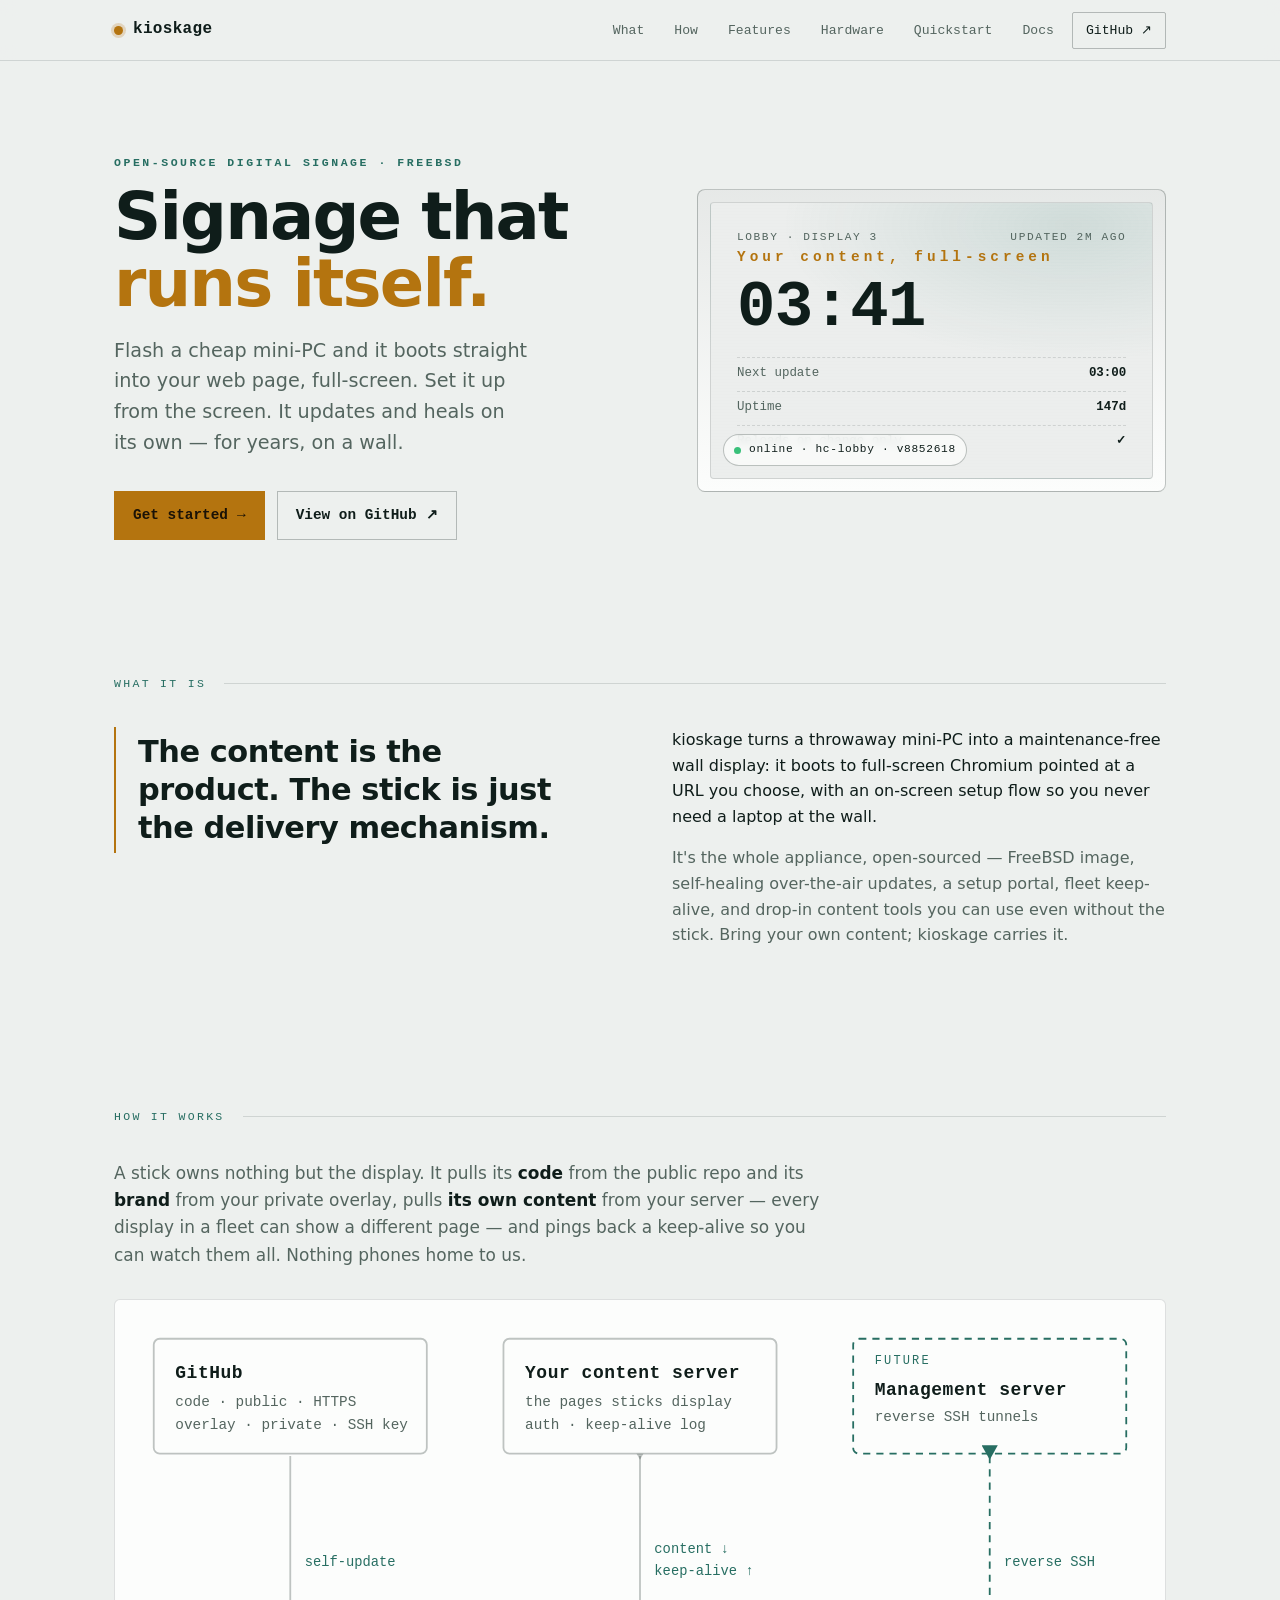
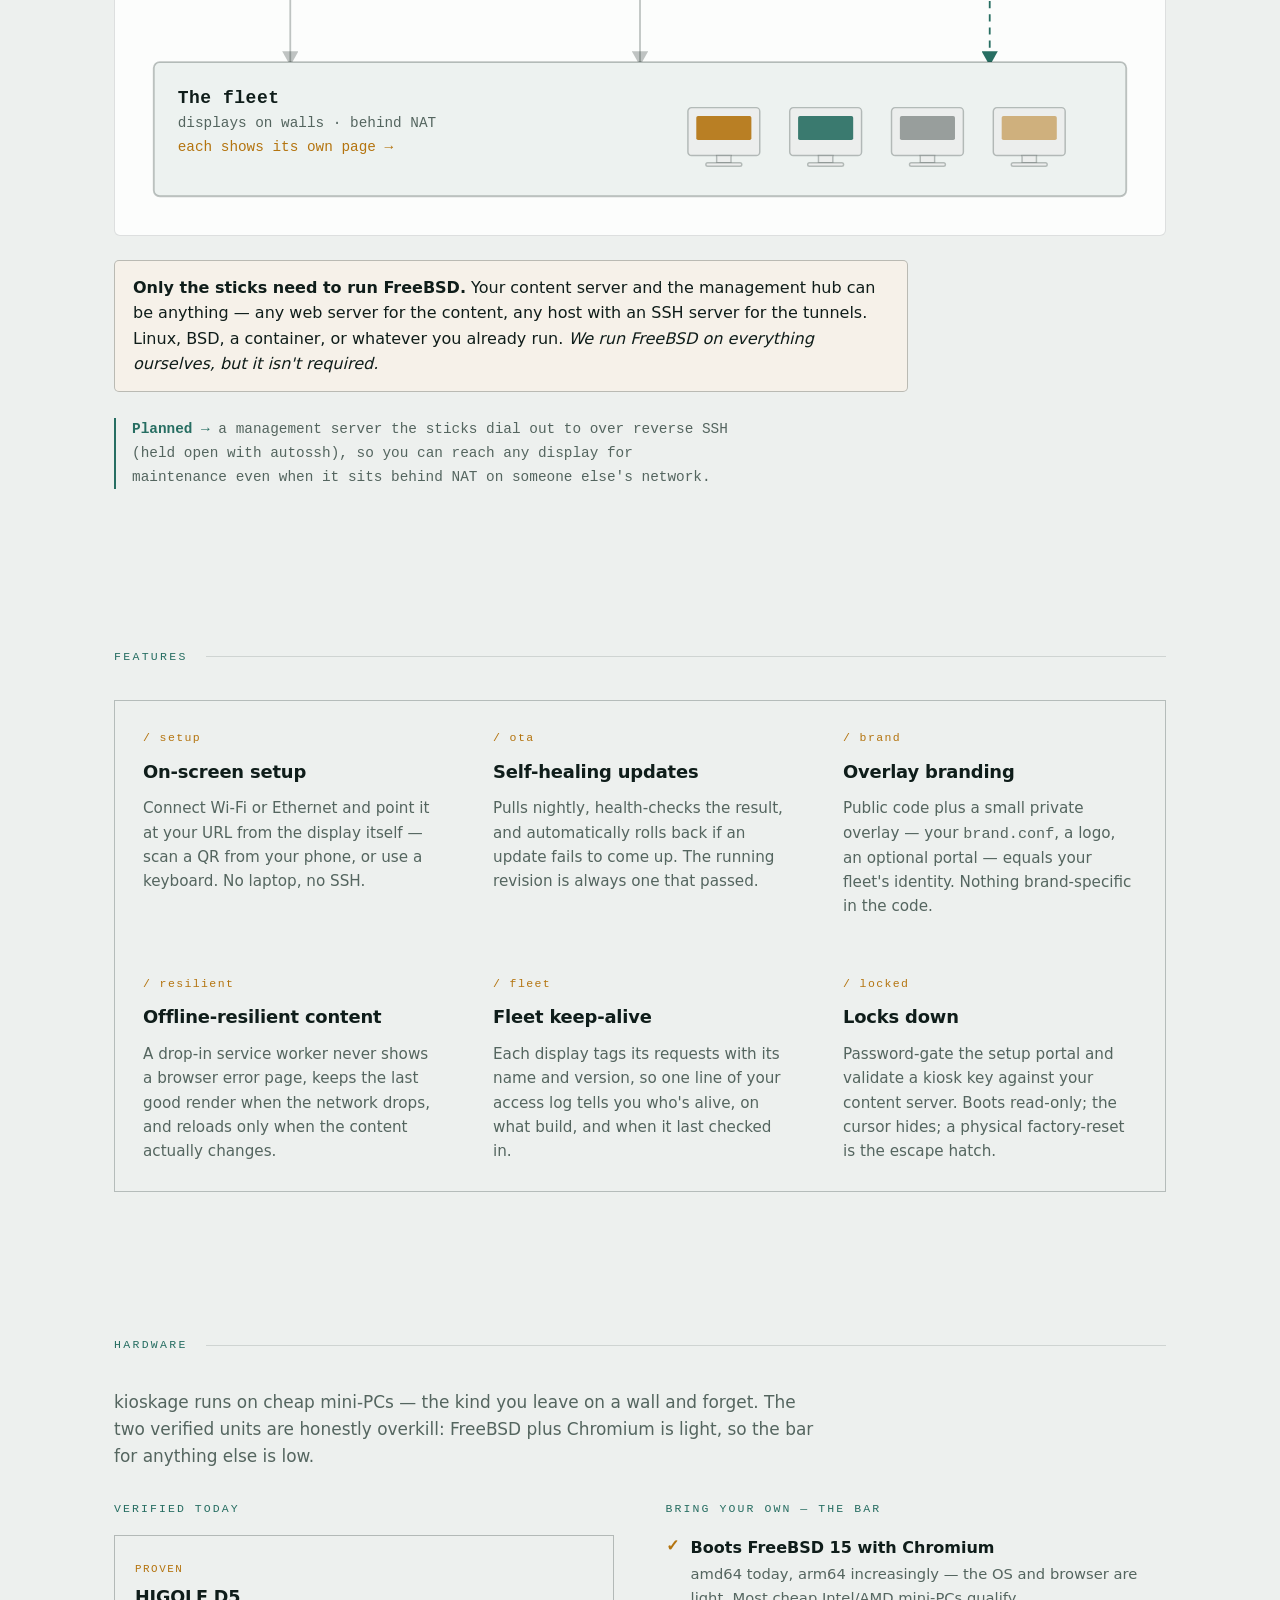
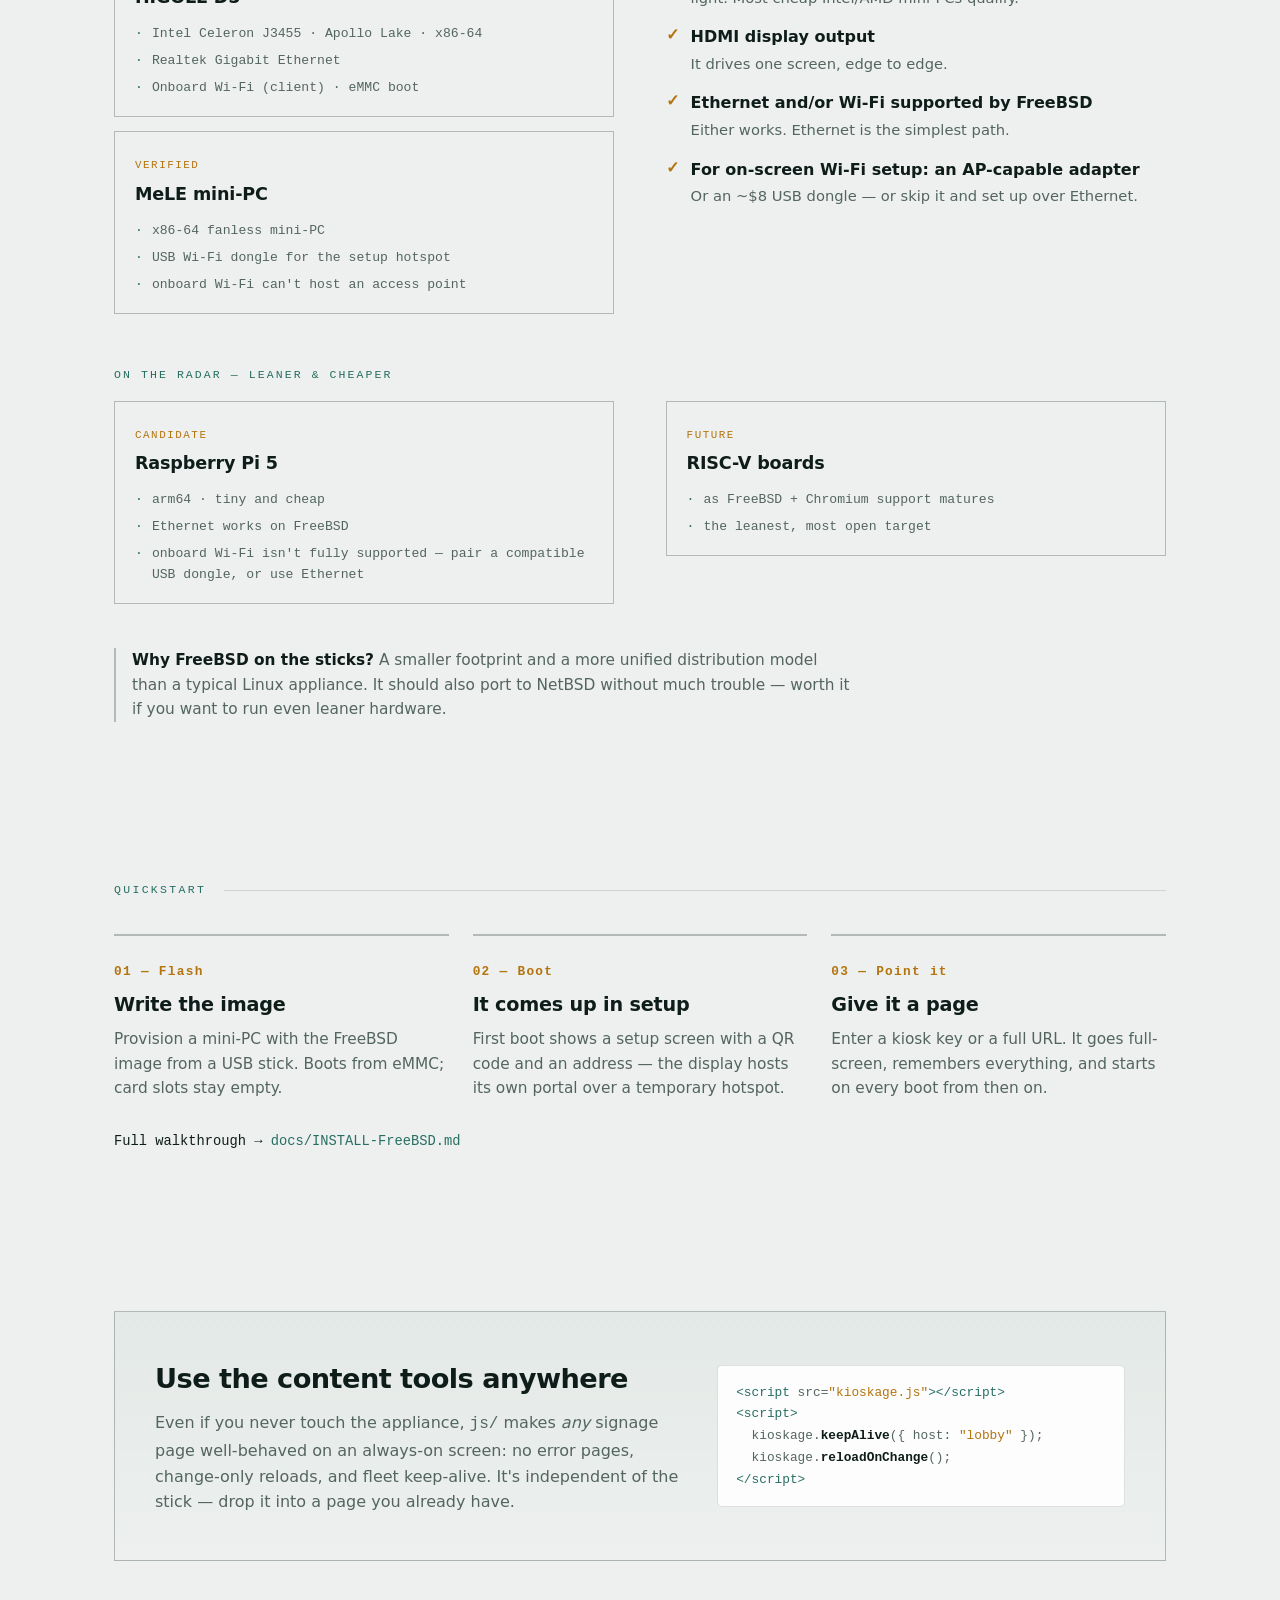
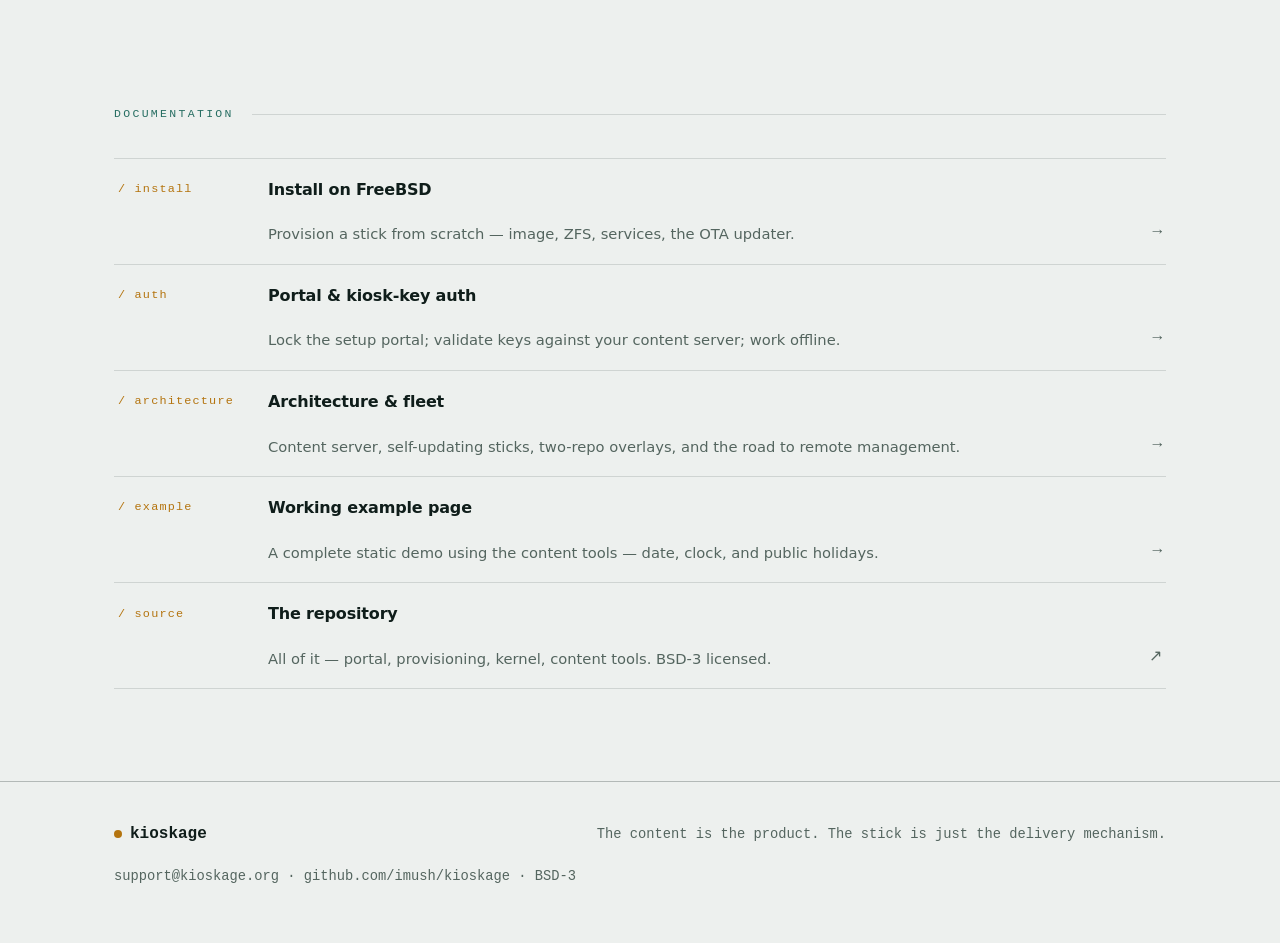
<file: docs/index.html>
<!doctype html>
<html lang="en">
<head>
<meta charset="utf-8">
<meta name="viewport" content="width=device-width, initial-scale=1">
<title>kioskage — signage that runs itself</title>
<meta name="description" content="Open-source, self-healing digital signage: flash a cheap mini-PC and it boots into your web page, full-screen, and keeps itself running. FreeBSD.">
<meta property="og:title" content="kioskage — signage that runs itself">
<meta property="og:description" content="Flash a cheap mini-PC and it becomes a self-healing wall display. Open source, FreeBSD.">
<meta name="theme-color" content="#0A100F">
<link rel="icon" href="data:image/svg+xml,<svg xmlns='http://www.w3.org/2000/svg' viewBox='0 0 100 100'><text y='.9em' font-size='84'>🖥️</text></svg>">
</head>
<body>
<style>
  :root{
    color-scheme: light dark;
    --ground:#EDF0EE; --panel:#FCFDFC; --fg:#0F1D1A; --muted:#54655F;
    --signal:#B4740F; --signal-ink:#1a1206; --phosphor:#276E62;
    --line: color-mix(in oklab, var(--fg) 13%, transparent);
    --line-strong: color-mix(in oklab, var(--fg) 26%, transparent);
    --panel-glow: none;
    --grid: color-mix(in oklab, var(--phosphor) 9%, transparent);
    --font-sans:-apple-system,BlinkMacSystemFont,"Segoe UI",Roboto,system-ui,sans-serif;
    --font-mono:ui-monospace,"SF Mono",SFMono-Regular,"Cascadia Code","Roboto Mono",Menlo,Consolas,monospace;
    --maxw:1140px;
  }
  @media (prefers-color-scheme: dark){
    :root{
      --ground:#0A100F; --panel:#0F1817; --fg:#E7EDEA; --muted:#7F938D;
      --signal:#E7A438; --signal-ink:#160f02; --phosphor:#55AB9B;
      --line: color-mix(in oklab, var(--fg) 14%, transparent);
      --line-strong: color-mix(in oklab, var(--fg) 30%, transparent);
      --panel-glow: 0 0 90px -20px color-mix(in oklab, var(--signal) 60%, transparent);
      --grid: color-mix(in oklab, var(--phosphor) 12%, transparent);
    }
  }
  :root[data-theme="light"]{
    --ground:#EDF0EE; --panel:#FCFDFC; --fg:#0F1D1A; --muted:#54655F;
    --signal:#B4740F; --signal-ink:#1a1206; --phosphor:#276E62;
    --line: color-mix(in oklab, var(--fg) 13%, transparent);
    --line-strong: color-mix(in oklab, var(--fg) 26%, transparent);
    --panel-glow:none; --grid: color-mix(in oklab, var(--phosphor) 9%, transparent);
  }
  :root[data-theme="dark"]{
    --ground:#0A100F; --panel:#0F1817; --fg:#E7EDEA; --muted:#7F938D;
    --signal:#E7A438; --signal-ink:#160f02; --phosphor:#55AB9B;
    --line: color-mix(in oklab, var(--fg) 14%, transparent);
    --line-strong: color-mix(in oklab, var(--fg) 30%, transparent);
    --panel-glow:0 0 90px -20px color-mix(in oklab, var(--signal) 60%, transparent);
    --grid: color-mix(in oklab, var(--phosphor) 12%, transparent);
  }

  *{box-sizing:border-box}
  body{margin:0}
  .page{
    background:var(--ground); color:var(--fg);
    font-family:var(--font-sans); font-size:16px; line-height:1.6;
    -webkit-font-smoothing:antialiased; text-rendering:optimizeLegibility;
    overflow-x:hidden;
  }
  .page::selection{background:var(--signal); color:var(--signal-ink)}
  a{color:inherit}
  .wrap{max-width:var(--maxw); margin-inline:auto; padding-inline:clamp(20px,5vw,44px)}
  .mono{font-family:var(--font-mono)}
  .eyebrow{
    font-family:var(--font-mono); font-size:.72rem; letter-spacing:.22em;
    text-transform:uppercase; color:var(--phosphor); font-weight:600;
  }

  /* ---- top bar ---- */
  header.bar{
    position:sticky; top:0; z-index:20;
    background:color-mix(in oklab, var(--ground) 82%, transparent);
    backdrop-filter:saturate(140%) blur(8px);
    border-bottom:1px solid var(--line);
  }
  .bar .wrap{display:flex; align-items:center; gap:24px; height:60px}
  .brand{display:flex; align-items:center; gap:10px; font-family:var(--font-mono); font-weight:700; letter-spacing:.02em; text-decoration:none}
  .brand .dot{width:9px; height:9px; border-radius:50%; background:var(--signal); box-shadow:0 0 0 3px color-mix(in oklab,var(--signal) 22%,transparent)}
  nav.top{margin-left:auto; display:flex; gap:6px; align-items:center; font-family:var(--font-mono); font-size:.82rem}
  nav.top a{padding:8px 12px; text-decoration:none; color:var(--muted); border-radius:2px}
  nav.top a:hover{color:var(--fg)}
  nav.top a.gh{color:var(--fg); border:1px solid var(--line-strong); padding:7px 13px}
  nav.top a.gh:hover{border-color:var(--signal); color:var(--signal)}
  @media (max-width:720px){ nav.top a:not(.gh){display:none} }

  /* ---- hero ---- */
  .hero{padding-block:clamp(48px,9vh,104px) clamp(40px,7vh,80px); position:relative}
  .hero .grid2{display:grid; grid-template-columns:1.05fr .95fr; gap:clamp(32px,5vw,72px); align-items:center}
  @media (max-width:880px){ .hero .grid2{grid-template-columns:1fr; gap:44px} }
  h1{
    font-size:clamp(2.4rem,5.6vw,4.1rem); line-height:1.02; letter-spacing:-.028em;
    font-weight:800; margin:.5rem 0 0; text-wrap:balance;
  }
  h1 em{font-style:normal; color:var(--signal)}
  .lede{font-size:clamp(1.05rem,1.6vw,1.2rem); color:var(--muted); max-width:34ch; margin-top:1.15rem; text-wrap:pretty}
  .cta-row{display:flex; flex-wrap:wrap; gap:12px; margin-top:2rem}
  .btn{font-family:var(--font-mono); font-size:.9rem; font-weight:600; text-decoration:none; padding:12px 18px; display:inline-flex; align-items:center; gap:9px; border:1px solid transparent}
  .btn .arw{transition:transform .18s ease}
  .btn:hover .arw{transform:translateX(4px)}
  .btn.primary{background:var(--signal); color:var(--signal-ink)}
  .btn.primary:hover{filter:brightness(1.06)}
  .btn.ghost{border-color:var(--line-strong); color:var(--fg)}
  .btn.ghost:hover{border-color:var(--phosphor); color:var(--phosphor)}

  /* ---- kiosk screen ---- */
  .screen-mount{perspective:1400px}
  .screen{
    position:relative; border-radius:8px; padding:12px; background:
      linear-gradient(180deg, color-mix(in oklab,var(--fg) 8%,var(--panel)), var(--panel));
    border:1px solid var(--line-strong);
    box-shadow:var(--panel-glow), 0 30px 60px -34px rgba(0,0,0,.6);
    animation:power .9s cubic-bezier(.2,.7,.2,1) both;
  }
  @keyframes power{
    0%{opacity:0; transform:translateY(10px) scale(.985); filter:brightness(.4) saturate(.6)}
    60%{filter:brightness(1.08)}
    100%{opacity:1; transform:none; filter:none}
  }
  .glass{
    position:relative; border-radius:4px; overflow:hidden; background:
      radial-gradient(120% 90% at 82% 8%, color-mix(in oklab,var(--phosphor) 14%,transparent), transparent 55%),
      color-mix(in oklab, var(--fg) 6%, var(--panel));
    border:1px solid var(--line);
    aspect-ratio:16/10; padding:clamp(16px,2.4vw,26px); display:flex; flex-direction:column;
  }
  .glass::after{ /* scanline / pixel texture */
    content:""; position:absolute; inset:0; pointer-events:none; opacity:.5;
    background:repeating-linear-gradient(0deg, transparent 0 2px, var(--grid) 2px 3px);
    mix-blend-mode:overlay;
  }
  .board-top{display:flex; justify-content:space-between; align-items:center; font-family:var(--font-mono); font-size:.7rem; letter-spacing:.14em; color:var(--muted); text-transform:uppercase}
  .board-clock{margin-top:auto; font-family:var(--font-mono); font-weight:700; font-variant-numeric:tabular-nums; letter-spacing:-.01em; line-height:1; font-size:clamp(2.6rem,7vw,4rem); color:var(--fg)}
  .board-clock small{display:block; font-size:.9rem; letter-spacing:.28em; font-weight:600; color:var(--signal); margin-bottom:.7rem}
  .board-rows{margin-top:1.1rem; display:grid; gap:7px; font-family:var(--font-mono); font-size:.78rem; color:var(--muted)}
  .board-rows div{display:flex; justify-content:space-between; border-top:1px dashed var(--line); padding-top:6px}
  .board-rows b{color:var(--fg); font-weight:600; font-variant-numeric:tabular-nums}

  .status-chip{
    position:absolute; left:12px; bottom:12px; z-index:3;
    display:inline-flex; align-items:center; gap:8px; font-family:var(--font-mono);
    font-size:.7rem; letter-spacing:.06em; color:var(--fg);
    background:color-mix(in oklab,var(--panel) 78%, transparent); backdrop-filter:blur(4px);
    border:1px solid var(--line-strong); padding:6px 10px; border-radius:100px;
  }
  .live{width:7px; height:7px; border-radius:50%; background:#39c07a; box-shadow:0 0 0 0 rgba(57,192,122,.5); animation:pulse 2.4s ease-out infinite}
  @keyframes pulse{0%{box-shadow:0 0 0 0 rgba(57,192,122,.5)}70%{box-shadow:0 0 0 7px rgba(57,192,122,0)}100%{box-shadow:0 0 0 0 rgba(57,192,122,0)}}

  /* ---- section scaffolding ---- */
  section{padding-block:clamp(48px,8vh,86px)}
  .rule{display:grid; grid-template-columns:auto 1fr; gap:18px; align-items:center; margin-bottom:34px}
  .rule .lbl{font-family:var(--font-mono); font-size:.72rem; letter-spacing:.2em; text-transform:uppercase; color:var(--phosphor)}
  .rule .ln{height:1px; background:var(--line)}

  .thesis{border-left:2px solid var(--signal); padding:6px 0 6px 22px; margin:0}
  .thesis p{font-size:clamp(1.3rem,2.6vw,1.9rem); font-weight:600; letter-spacing:-.015em; line-height:1.25; margin:0; text-wrap:balance; max-width:20ch}
  .thesis .sub{font-size:1.02rem; font-weight:400; color:var(--muted); margin-top:1rem; max-width:60ch; letter-spacing:0}
  .about-grid{display:grid; grid-template-columns:1fr 1fr; gap:clamp(28px,5vw,64px); align-items:start}
  @media (max-width:820px){ .about-grid{grid-template-columns:1fr; gap:32px} }

  /* ---- features ---- */
  .features{display:grid; grid-template-columns:repeat(3,1fr); gap:0; border:1px solid var(--line); background:var(--line)}
  @media (max-width:820px){ .features{grid-template-columns:1fr 1fr} }
  @media (max-width:520px){ .features{grid-template-columns:1fr} }
  .feat{background:var(--ground); padding:clamp(20px,2.4vw,28px); display:flex; flex-direction:column; gap:10px; min-height:172px}
  .feat .fnum{font-family:var(--font-mono); font-size:.72rem; color:var(--signal); letter-spacing:.12em}
  .feat h3{margin:0; font-size:1.12rem; letter-spacing:-.01em; font-weight:700}
  .feat p{margin:0; color:var(--muted); font-size:.95rem}
  .feat{transition:background .18s ease}
  .feat:hover{background:color-mix(in oklab,var(--phosphor) 6%,var(--ground))}

  /* ---- quickstart ---- */
  .steps{display:grid; grid-template-columns:repeat(3,1fr); gap:24px; counter-reset:s}
  @media (max-width:760px){ .steps{grid-template-columns:1fr} }
  .step{position:relative; padding-top:26px; border-top:2px solid var(--line-strong)}
  .step .n{font-family:var(--font-mono); font-size:.8rem; color:var(--signal); font-weight:700; letter-spacing:.1em}
  .step h3{margin:.5rem 0 .4rem; font-size:1.2rem; letter-spacing:-.01em}
  .step p{margin:0; color:var(--muted); font-size:.96rem}
  .step code{font-family:var(--font-mono); font-size:.82em; background:color-mix(in oklab,var(--fg) 8%,transparent); padding:1px 6px; border-radius:3px}
  .qs-foot{margin-top:30px; font-family:var(--font-mono); font-size:.86rem}
  .qs-foot a{color:var(--phosphor); text-decoration:none}
  .qs-foot a:hover{text-decoration:underline}

  /* ---- content-tools callout ---- */
  .callout{border:1px solid var(--line-strong); padding:clamp(24px,4vw,40px); display:grid; grid-template-columns:1.3fr 1fr; gap:32px; align-items:center; background:
    linear-gradient(180deg, color-mix(in oklab,var(--phosphor) 5%,var(--ground)), var(--ground));}
  @media (max-width:760px){ .callout{grid-template-columns:1fr; gap:22px} }
  .callout h3{margin:0 0 .6rem; font-size:clamp(1.3rem,2.4vw,1.7rem); letter-spacing:-.02em}
  .callout p{margin:0; color:var(--muted)}
  .snippet{font-family:var(--font-mono); font-size:.8rem; line-height:1.7; background:var(--panel); border:1px solid var(--line); border-radius:5px; padding:16px 18px; overflow-x:auto; color:var(--muted)}
  .snippet .k{color:var(--phosphor)} .snippet .s{color:var(--signal)} .snippet b{color:var(--fg); font-weight:600}

  /* ---- docs ---- */
  .docs-list{border-top:1px solid var(--line)}
  .doc{display:grid; grid-template-columns:auto 1fr auto; gap:18px; align-items:center; padding:18px 4px; border-bottom:1px solid var(--line); text-decoration:none; color:inherit}
  .doc .dk{font-family:var(--font-mono); font-size:.74rem; color:var(--signal); letter-spacing:.1em; width:132px; white-space:nowrap}
  .doc .dt{font-weight:600; letter-spacing:-.01em}
  .doc .dd{color:var(--muted); font-size:.92rem; grid-column:2; margin-top:2px}
  .doc .arw{color:var(--muted); font-family:var(--font-mono); transition:transform .18s ease, color .18s ease}
  .doc:hover{background:color-mix(in oklab,var(--phosphor) 5%,var(--ground))}
  .doc:hover .arw{transform:translateX(5px); color:var(--signal)}
  @media (max-width:560px){ .doc{grid-template-columns:auto 1fr auto} .doc .dd{grid-column:1 / -1} }

  /* ---- footer ---- */
  footer{border-top:1px solid var(--line-strong); padding-block:40px 56px; margin-top:20px}
  footer .wrap{display:flex; flex-wrap:wrap; gap:18px 40px; align-items:center; justify-content:space-between}
  footer .fmark{font-family:var(--font-mono); font-weight:700}
  footer .fnote{color:var(--muted); font-size:.86rem; font-family:var(--font-mono)}
  footer a{color:var(--muted); text-decoration:none} footer a:hover{color:var(--signal)}

  /* ---- how it works / diagram ---- */
  .how-intro{max-width:66ch; color:var(--muted); font-size:1.06rem; margin:0 0 30px}
  .how-intro b{color:var(--fg); font-weight:600}
  .diagram{overflow-x:auto; border:1px solid var(--line); background:var(--panel); border-radius:6px; padding:10px}
  .diagram svg{display:block; width:100%; min-width:680px; height:auto}
  .diagram .box{fill:var(--panel); stroke:var(--line-strong); stroke-width:1.5}
  .diagram .box-future{fill:none; stroke:var(--phosphor); stroke-width:1.5; stroke-dasharray:6 5}
  .diagram .fleet{fill:color-mix(in oklab,var(--phosphor) 7%,var(--panel)); stroke:var(--line-strong); stroke-width:1.5}
  .diagram text{font-family:var(--font-mono)}
  .diagram .t-title{fill:var(--fg); font-weight:700; font-size:15px; letter-spacing:.03em}
  .diagram .t-sub{fill:var(--muted); font-size:12px}
  .diagram .t-tag{fill:var(--phosphor); font-size:10px; letter-spacing:.18em}
  .diagram .t-conn{fill:var(--phosphor); font-size:11.5px}
  .diagram .ln{stroke:var(--line-strong); stroke-width:1.5; fill:none}
  .diagram .ln-future{stroke:var(--phosphor); stroke-width:1.5; stroke-dasharray:6 5; fill:none}
  .diagram .scr{fill:var(--signal)}
  .diagram .stick{fill:color-mix(in oklab,var(--fg) 6%,var(--panel)); stroke:var(--line-strong); stroke-width:1.2}
  .diagram .arw{fill:var(--line-strong)}
  .diagram .arw-f{fill:var(--phosphor)}
  .how-future{margin-top:26px; color:var(--muted); font-size:.9rem; border-left:2px solid var(--phosphor); padding-left:16px; max-width:72ch; font-family:var(--font-mono); line-height:1.65}
  .how-future b{color:var(--phosphor); font-weight:600}
  .diagram .scr2{fill:var(--phosphor)}
  .diagram .scr3{fill:color-mix(in oklab,var(--fg) 42%,var(--panel))}
  .diagram .t-emph{fill:var(--signal); font-size:12px}
  .how-note{margin-top:24px; font-size:1rem; color:var(--fg); background:color-mix(in oklab,var(--signal) 9%,var(--panel)); border:1px solid var(--line-strong); border-radius:5px; padding:14px 18px; max-width:78ch; line-height:1.6}
  .how-note b{color:var(--fg)} .how-note .mono{color:var(--phosphor)}

  /* ---- hardware ---- */
  .hw-grid{display:grid; grid-template-columns:1fr 1fr; gap:clamp(24px,4vw,52px); align-items:start}
  @media (max-width:820px){ .hw-grid{grid-template-columns:1fr; gap:34px} }
  .hw-col-label{font-family:var(--font-mono); font-size:.72rem; letter-spacing:.18em; text-transform:uppercase; color:var(--phosphor); margin:0 0 16px}
  .hw-card{border:1px solid var(--line-strong); padding:18px 20px; margin-bottom:14px}
  .hw-card .tag{font-family:var(--font-mono); font-size:.68rem; color:var(--signal); letter-spacing:.14em}
  .hw-card h4{margin:4px 0 0; font-size:1.1rem; letter-spacing:-.01em}
  .hw-card ul{list-style:none; margin:12px 0 0; padding:0; display:grid; gap:6px; font-family:var(--font-mono); font-size:.82rem; color:var(--muted)}
  .hw-card ul li{display:flex; gap:9px} .hw-card ul li::before{content:"·"; color:var(--phosphor)}
  .reqs{list-style:none; margin:0; padding:0; display:grid; gap:15px}
  .reqs li{display:grid; grid-template-columns:auto 1fr; gap:12px; align-items:start}
  .reqs .ck{color:var(--signal); font-family:var(--font-mono); font-weight:700}
  .reqs b{font-weight:600} .reqs .d{color:var(--muted); font-size:.92rem; display:block; margin-top:2px}
  .hw-note{margin-top:30px; color:var(--muted); font-size:.96rem; border-left:2px solid var(--line-strong); padding-left:16px; max-width:76ch; line-height:1.6}
  .hw-note b{color:var(--fg); font-weight:600}

  a:focus-visible, .btn:focus-visible, .doc:focus-visible{outline:2px solid var(--signal); outline-offset:3px; border-radius:2px}
  @media (prefers-reduced-motion:reduce){
    .screen{animation:none} .live{animation:none} .btn .arw,.doc .arw{transition:none}
    html{scroll-behavior:auto}
  }
  html{scroll-behavior:smooth}
</style>

<div class="page">
  <header class="bar">
    <div class="wrap">
      <a class="brand" href="#top"><span class="dot"></span>kioskage</a>
      <nav class="top">
        <a href="#what">What</a>
        <a href="#how">How</a>
        <a href="#features">Features</a>
        <a href="#hardware">Hardware</a>
        <a href="#quickstart">Quickstart</a>
        <a href="#docs">Docs</a>
        <a class="gh" href="https://github.com/imush/kioskage">GitHub&nbsp;↗</a>
      </nav>
    </div>
  </header>

  <a id="top"></a>
  <div class="hero"><div class="wrap"><div class="grid2">
    <div class="hero-copy">
      <p class="eyebrow">Open-source digital signage · FreeBSD</p>
      <h1>Signage that <em>runs itself.</em></h1>
      <p class="lede">Flash a cheap mini-PC and it boots straight into your web page, full-screen. Set it up from the screen. It updates and heals on its own — for years, on a wall.</p>
      <div class="cta-row">
        <a class="btn primary" href="#quickstart">Get started <span class="arw">→</span></a>
        <a class="btn ghost" href="https://github.com/imush/kioskage">View on GitHub <span class="arw">↗</span></a>
      </div>
    </div>

    <div class="screen-mount">
      <div class="screen">
        <div class="glass">
          <div class="board-top"><span>Lobby · Display&nbsp;3</span><span>Updated 2m ago</span></div>
          <div class="board-clock"><small>Your content, full-screen</small><span id="clk">14:32</span></div>
          <div class="board-rows">
            <div><span>Next update</span><b>03:00</b></div>
            <div><span>Uptime</span><b>147d</b></div>
            <div><span>Reloads on change only</span><b>✓</b></div>
          </div>
          <div class="status-chip"><span class="live"></span> online · hc-lobby · v8852618</div>
        </div>
      </div>
    </div>
  </div></div></div>

  <section id="what"><div class="wrap">
    <div class="rule"><span class="lbl">What it is</span><span class="ln"></span></div>
    <div class="about-grid">
      <blockquote class="thesis">
        <p>The content is the product. The stick is just the delivery mechanism.</p>
      </blockquote>
      <div>
        <p style="margin-top:0">kioskage turns a throwaway mini-PC into a maintenance-free wall display: it boots to full-screen Chromium pointed at a URL you choose, with an on-screen setup flow so you never need a laptop at the wall.</p>
        <p style="color:var(--muted)">It's the whole appliance, open-sourced — FreeBSD image, self-healing over-the-air updates, a setup portal, fleet keep-alive, and drop-in content tools you can use even without the stick. Bring your own content; kioskage carries it.</p>
      </div>
    </div>
  </div></section>

  <section id="how"><div class="wrap">
    <div class="rule"><span class="lbl">How it works</span><span class="ln"></span></div>
    <p class="how-intro">A stick owns nothing but the display. It pulls its <b>code</b> from the public repo and its <b>brand</b> from your private overlay, pulls <b>its own content</b> from your server — every display in a fleet can show a different page — and pings back a keep-alive so you can watch them all. Nothing phones home to us.</p>
    <div class="diagram" role="img" aria-label="Sticks pull code and overlay from GitHub and content and auth from your content server, report keep-alive to it, and — in future — dial out to a management server over reverse SSH.">
      <svg viewBox="0 0 860 430" xmlns="http://www.w3.org/2000/svg">
        <defs>
          <marker id="ar" markerWidth="9" markerHeight="9" refX="6" refY="4.5" orient="auto"><path class="arw" d="M0 0 L8 4.5 L0 9 Z"/></marker>
          <marker id="arf" markerWidth="9" markerHeight="9" refX="6" refY="4.5" orient="auto"><path class="arw-f" d="M0 0 L8 4.5 L0 9 Z"/></marker>
        </defs>
        <path class="ln" d="M138 122 L138 294" marker-end="url(#ar)"/>
        <text class="t-conn" x="150" y="214">self-update</text>
        <path class="ln" d="M430 122 L430 294" marker-end="url(#ar)" marker-start="url(#ar)"/>
        <text class="t-conn" x="442" y="203">content ↓</text>
        <text class="t-conn" x="442" y="221">keep-alive ↑</text>
        <path class="ln-future" d="M722 122 L722 294" marker-end="url(#arf)" marker-start="url(#arf)"/>
        <text class="t-conn" x="734" y="214">reverse SSH</text>

        <rect class="box" x="24" y="24" width="228" height="96" rx="5"/>
        <text class="t-title" x="42" y="57">GitHub</text>
        <text class="t-sub" x="42" y="80">code · public · HTTPS</text>
        <text class="t-sub" x="42" y="99">overlay · private · SSH key</text>

        <rect class="box" x="316" y="24" width="228" height="96" rx="5"/>
        <text class="t-title" x="334" y="57">Your content server</text>
        <text class="t-sub" x="334" y="80">the pages sticks display</text>
        <text class="t-sub" x="334" y="99">auth · keep-alive log</text>

        <rect class="box-future" x="608" y="24" width="228" height="96" rx="5"/>
        <text class="t-tag" x="626" y="45">FUTURE</text>
        <text class="t-title" x="626" y="71">Management server</text>
        <text class="t-sub" x="626" y="93">reverse SSH tunnels</text>

        <rect class="fleet" x="24" y="294" width="812" height="112" rx="5"/>
        <text class="t-title" x="44" y="328">The fleet</text>
        <text class="t-sub" x="44" y="348">displays on walls · behind NAT</text>
        <text class="t-emph" x="44" y="368">each shows its own page →</text>
        <g transform="translate(470,332)"><rect class="stick" x="0" y="0" width="60" height="40" rx="3"/><rect class="scr" x="7" y="7" width="46" height="20" rx="1.5" opacity="0.9"/><rect class="stick" x="24" y="40" width="12" height="6"/><rect class="stick" x="15" y="46" width="30" height="3" rx="1.5"/></g>
        <g transform="translate(555,332)"><rect class="stick" x="0" y="0" width="60" height="40" rx="3"/><rect class="scr2" x="7" y="7" width="46" height="20" rx="1.5" opacity="0.9"/><rect class="stick" x="24" y="40" width="12" height="6"/><rect class="stick" x="15" y="46" width="30" height="3" rx="1.5"/></g>
        <g transform="translate(640,332)"><rect class="stick" x="0" y="0" width="60" height="40" rx="3"/><rect class="scr3" x="7" y="7" width="46" height="20" rx="1.5" opacity="0.9"/><rect class="stick" x="24" y="40" width="12" height="6"/><rect class="stick" x="15" y="46" width="30" height="3" rx="1.5"/></g>
        <g transform="translate(725,332)"><rect class="stick" x="0" y="0" width="60" height="40" rx="3"/><rect class="scr" x="7" y="7" width="46" height="20" rx="1.5" opacity="0.5"/><rect class="stick" x="24" y="40" width="12" height="6"/><rect class="stick" x="15" y="46" width="30" height="3" rx="1.5"/></g>
      </svg>
    </div>
    <p class="how-note"><b>Only the sticks need to run FreeBSD.</b> Your content server and the management hub can be anything — any web server for the content, any host with an SSH server for the tunnels. Linux, BSD, a container, or whatever you already run. <em>We run FreeBSD on everything ourselves, but it isn't required.</em></p>
    <p class="how-future"><b>Planned →</b> a management server the sticks dial out to over reverse SSH (held open with <span class="mono">autossh</span>), so you can reach any display for maintenance even when it sits behind NAT on someone else's network.</p>
  </div></section>

  <section id="features"><div class="wrap">
    <div class="rule"><span class="lbl">Features</span><span class="ln"></span></div>
    <div class="features">
      <div class="feat"><span class="fnum">/ setup</span><h3>On-screen setup</h3><p>Connect Wi-Fi or Ethernet and point it at your URL from the display itself — scan a QR from your phone, or use a keyboard. No laptop, no SSH.</p></div>
      <div class="feat"><span class="fnum">/ ota</span><h3>Self-healing updates</h3><p>Pulls nightly, health-checks the result, and automatically rolls back if an update fails to come up. The running revision is always one that passed.</p></div>
      <div class="feat"><span class="fnum">/ brand</span><h3>Overlay branding</h3><p>Public code plus a small private overlay — your <span class="mono">brand.conf</span>, a logo, an optional portal — equals your fleet's identity. Nothing brand-specific in the code.</p></div>
      <div class="feat"><span class="fnum">/ resilient</span><h3>Offline-resilient content</h3><p>A drop-in service worker never shows a browser error page, keeps the last good render when the network drops, and reloads only when the content actually changes.</p></div>
      <div class="feat"><span class="fnum">/ fleet</span><h3>Fleet keep-alive</h3><p>Each display tags its requests with its name and version, so one line of your access log tells you who's alive, on what build, and when it last checked in.</p></div>
      <div class="feat"><span class="fnum">/ locked</span><h3>Locks down</h3><p>Password-gate the setup portal and validate a kiosk key against your content server. Boots read-only; the cursor hides; a physical factory-reset is the escape hatch.</p></div>
    </div>
  </div></section>

  <section id="hardware"><div class="wrap">
    <div class="rule"><span class="lbl">Hardware</span><span class="ln"></span></div>
    <p class="how-intro">kioskage runs on cheap mini-PCs — the kind you leave on a wall and forget. The two verified units are honestly overkill: FreeBSD plus Chromium is light, so the bar for anything else is low.</p>
    <div class="hw-grid">
      <div>
        <p class="hw-col-label">Verified today</p>
        <div class="hw-card">
          <span class="tag">PROVEN</span>
          <h4>HIGOLE D5</h4>
          <ul>
            <li>Intel Celeron J3455 · Apollo Lake · x86-64</li>
            <li>Realtek Gigabit Ethernet</li>
            <li>Onboard Wi-Fi (client) · eMMC boot</li>
          </ul>
        </div>
        <div class="hw-card">
          <span class="tag">VERIFIED</span>
          <h4>MeLE mini-PC</h4>
          <ul>
            <li>x86-64 fanless mini-PC</li>
            <li>USB Wi-Fi dongle for the setup hotspot</li>
            <li>onboard Wi-Fi can't host an access point</li>
          </ul>
        </div>
      </div>
      <div>
        <p class="hw-col-label">Bring your own — the bar</p>
        <ul class="reqs">
          <li><span class="ck">✓</span><div><b>Boots FreeBSD&nbsp;15 with Chromium</b><span class="d">amd64 today, arm64 increasingly — the OS and browser are light. Most cheap Intel/AMD mini-PCs qualify.</span></div></li>
          <li><span class="ck">✓</span><div><b>HDMI display output</b><span class="d">It drives one screen, edge to edge.</span></div></li>
          <li><span class="ck">✓</span><div><b>Ethernet and/or Wi-Fi supported by FreeBSD</b><span class="d">Either works. Ethernet is the simplest path.</span></div></li>
          <li><span class="ck">✓</span><div><b>For on-screen Wi-Fi setup: an AP-capable adapter</b><span class="d">Or an ~$8 USB dongle — or skip it and set up over Ethernet.</span></div></li>
        </ul>
      </div>
    </div>
    <p class="hw-col-label" style="margin-top:38px">On the radar — leaner &amp; cheaper</p>
    <div class="hw-grid">
      <div class="hw-card"><span class="tag">CANDIDATE</span><h4>Raspberry Pi 5</h4><ul><li>arm64 · tiny and cheap</li><li>Ethernet works on FreeBSD</li><li>onboard Wi-Fi isn't fully supported — pair a compatible USB dongle, or use Ethernet</li></ul></div>
      <div class="hw-card"><span class="tag">FUTURE</span><h4>RISC-V boards</h4><ul><li>as FreeBSD + Chromium support matures</li><li>the leanest, most open target</li></ul></div>
    </div>
    <p class="hw-note"><b>Why FreeBSD on the sticks?</b> A smaller footprint and a more unified distribution model than a typical Linux appliance. It should also port to NetBSD without much trouble — worth it if you want to run even leaner hardware.</p>
  </div></section>

  <section id="quickstart"><div class="wrap">
    <div class="rule"><span class="lbl">Quickstart</span><span class="ln"></span></div>
    <div class="steps">
      <div class="step"><div class="n">01 — Flash</div><h3>Write the image</h3><p>Provision a mini-PC with the FreeBSD image from a USB stick. Boots from eMMC; card slots stay empty.</p></div>
      <div class="step"><div class="n">02 — Boot</div><h3>It comes up in setup</h3><p>First boot shows a setup screen with a QR code and an address — the display hosts its own portal over a temporary hotspot.</p></div>
      <div class="step"><div class="n">03 — Point it</div><h3>Give it a page</h3><p>Enter a kiosk key or a full URL. It goes full-screen, remembers everything, and starts on every boot from then on.</p></div>
    </div>
    <p class="qs-foot">Full walkthrough → <a href="https://github.com/imush/kioskage/blob/main/docs/INSTALL-FreeBSD.md">docs/INSTALL-FreeBSD.md</a></p>
  </div></section>

  <section id="content"><div class="wrap">
    <div class="callout">
      <div>
        <h3>Use the content tools anywhere</h3>
        <p>Even if you never touch the appliance, <span class="mono">js/</span> makes <em>any</em> signage page well-behaved on an always-on screen: no error pages, change-only reloads, and fleet keep-alive. It's independent of the stick — drop it into a page you already have.</p>
      </div>
      <pre class="snippet"><span class="k">&lt;script</span> src=<span class="s">"kioskage.js"</span><span class="k">&gt;&lt;/script&gt;</span>
<span class="k">&lt;script&gt;</span>
  kioskage.<b>keepAlive</b>({ host: <span class="s">"lobby"</span> });
  kioskage.<b>reloadOnChange</b>();
<span class="k">&lt;/script&gt;</span></pre>
    </div>
  </div></section>

  <section id="docs"><div class="wrap">
    <div class="rule"><span class="lbl">Documentation</span><span class="ln"></span></div>
    <div class="docs-list">
      <a class="doc" href="https://github.com/imush/kioskage/blob/main/docs/INSTALL-FreeBSD.md"><span class="dk">/ install</span><span class="dt">Install on FreeBSD</span><span class="dd">Provision a stick from scratch — image, ZFS, services, the OTA updater.</span><span class="arw">→</span></a>
      <a class="doc" href="https://github.com/imush/kioskage/blob/main/docs/AUTH.md"><span class="dk">/ auth</span><span class="dt">Portal &amp; kiosk-key auth</span><span class="dd">Lock the setup portal; validate keys against your content server; work offline.</span><span class="arw">→</span></a>
      <a class="doc" href="https://github.com/imush/kioskage/blob/main/docs/ARCHITECTURE.md"><span class="dk">/ architecture</span><span class="dt">Architecture &amp; fleet</span><span class="dd">Content server, self-updating sticks, two-repo overlays, and the road to remote management.</span><span class="arw">→</span></a>
      <a class="doc" href="https://github.com/imush/kioskage/tree/main/example"><span class="dk">/ example</span><span class="dt">Working example page</span><span class="dd">A complete static demo using the content tools — date, clock, and public holidays.</span><span class="arw">→</span></a>
      <a class="doc" href="https://github.com/imush/kioskage"><span class="dk">/ source</span><span class="dt">The repository</span><span class="dd">All of it — portal, provisioning, kernel, content tools. BSD-3 licensed.</span><span class="arw">↗</span></a>
    </div>
  </div></section>

  <footer><div class="wrap">
    <span class="fmark"><span class="dot" style="display:inline-block;width:8px;height:8px;border-radius:50%;background:var(--signal);margin-right:8px"></span>kioskage</span>
    <span class="fnote">The content is the product. The stick is just the delivery mechanism.</span>
    <span class="fnote"><a href="mailto:support@kioskage.org">support@kioskage.org</a> · <a href="https://github.com/imush/kioskage">github.com/imush/kioskage</a> · BSD-3</span>
  </div></footer>
</div>

<script>
  (function(){
    var el = document.getElementById('clk');
    if(!el) return;
    function tick(){
      var d = new Date();
      el.textContent = String(d.getHours()).padStart(2,'0')+':'+String(d.getMinutes()).padStart(2,'0');
    }
    tick(); setInterval(tick, 15000);
  })();
</script>
</body>
</html>
</file>
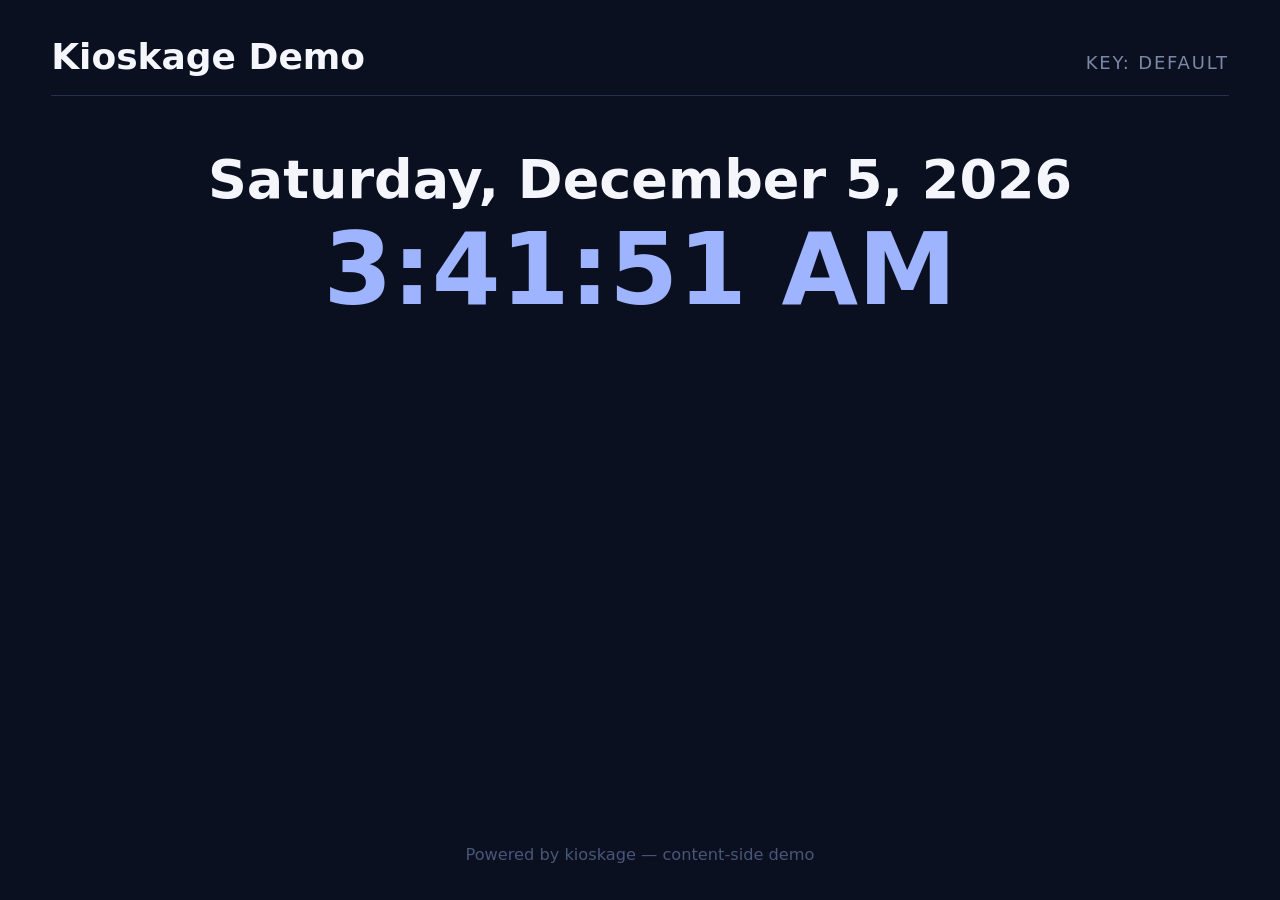
<file: example/index.html>
<!doctype html>
<html lang="en">
<head>
  <meta charset="utf-8">
  <meta name="viewport" content="width=device-width, initial-scale=1">
  <title>Kioskage Example</title>
  <style>
    /* Full-screen, TV-legible. Deliberately dependency-free. */
    :root { color-scheme: dark; }
    * { box-sizing: border-box; margin: 0; padding: 0; }
    html, body { height: 100%; }
    body {
      background: #0b1020; color: #f4f6fb;
      font-family: system-ui, -apple-system, "Segoe UI", Roboto, sans-serif;
      display: flex; flex-direction: column; padding: 4vh 4vw;
    }
    header { display: flex; justify-content: space-between; align-items: baseline;
             border-bottom: 1px solid #26304d; padding-bottom: 2vh; margin-bottom: 4vh; }
    header h1 { font-size: 4vh; font-weight: 700; }
    header .key { font-size: 2vh; color: #7c88a8; letter-spacing: .1em; text-transform: uppercase; }
    .hero { text-align: center; margin: 2vh 0 5vh; }
    .hero .date { font-size: 6vh; font-weight: 700; line-height: 1.1; }
    .hero .time { font-size: 11vh; font-weight: 800; font-variant-numeric: tabular-nums;
                  color: #9fb4ff; line-height: 1.05; margin-top: 1vh; }
    .holidays { max-width: 60ch; margin: 0 auto; width: 100%; }
    .holidays h2 { font-size: 2.6vh; color: #9fb4ff; margin-bottom: 2vh; text-align: center; }
    .holidays ul { list-style: none; display: flex; flex-direction: column; gap: 1.4vh; }
    .holidays li { display: flex; justify-content: space-between; font-size: 2.8vh;
                   border-bottom: 1px dashed #26304d; padding-bottom: 1.4vh; }
    .holidays li .when { color: #7c88a8; font-variant-numeric: tabular-nums; white-space: nowrap; padding-left: 2ch; }
    .holidays .note { color: #7c88a8; font-size: 2.2vh; text-align: center; }
    footer { margin-top: auto; text-align: center; font-size: 1.8vh; color: #4a5678; padding-top: 3vh; }
  </style>
</head>
<body>
  <header>
    <h1 id="title">Kioskage</h1>
    <span class="key" id="keyLabel"></span>
  </header>

  <section class="hero">
    <div class="date" id="date">&hellip;</div>
    <div class="time" id="time">&hellip;</div>
  </section>

  <section class="holidays" id="holidays" hidden>
    <h2 id="holidaysTitle">Upcoming public holidays</h2>
    <ul id="holidayList"></ul>
    <p class="note" id="holidayNote" hidden></p>
  </section>

  <footer>Powered by kioskage — content-side demo</footer>

  <!-- Per-kiosk config (switches on ?key=). Sets window.KIOSK_CONFIG. -->
  <script src="config.js"></script>

  <script>
  (function () {
    "use strict";
    var cfg = window.KIOSK_CONFIG || {};
    document.getElementById("title").textContent = cfg.title || "Kioskage";
    document.getElementById("keyLabel").textContent = cfg.key ? "key: " + cfg.key : "";

    // ── Date + clock (localized, no dependencies) ────────────────────────
    var dateFmt = new Intl.DateTimeFormat(undefined,
      { weekday: "long", year: "numeric", month: "long", day: "numeric" });
    function renderClock() {
      var now = new Date();
      document.getElementById("date").textContent = dateFmt.format(now);
      document.getElementById("time").textContent = now.toLocaleTimeString();
    }
    renderClock();
    setInterval(renderClock, 1000);

    // ── Upcoming public holidays (optional, graceful) ────────────────────
    // Fetched from a CORS-enabled JSON API. On failure we fall back to a cached
    // copy, then hide the panel — the date/clock always render.
    var holEl = document.getElementById("holidays");
    var listEl = document.getElementById("holidayList");
    var noteEl = document.getElementById("holidayNote");
    var CACHE_KEY = "kioskage.holidays." + (cfg.country || "none");
    var whenFmt = new Intl.DateTimeFormat(undefined, { month: "short", day: "numeric" });

    function render(items) {
      var now = Date.now();
      var up = items
        .map(function (h) { return { name: h.localName || h.name, t: Date.parse(h.date) }; })
        .filter(function (h) { return h.t && h.t >= now - 864e5; })
        .sort(function (a, b) { return a.t - b.t; })
        .slice(0, 8);
      if (!up.length) { holEl.hidden = true; return; }
      listEl.innerHTML = "";
      up.forEach(function (h) {
        var li = document.createElement("li");
        var name = document.createElement("span"); name.textContent = h.name;
        var when = document.createElement("span"); when.className = "when";
        when.textContent = whenFmt.format(new Date(h.t));
        li.appendChild(name); li.appendChild(when); listEl.appendChild(li);
      });
      holEl.hidden = false;
    }
    function loadHolidays() {
      if (!cfg.showHolidays || !cfg.holidaysUrl) { holEl.hidden = true; return; }
      fetch(cfg.holidaysUrl, { cache: "no-store" })
        .then(function (r) { if (!r.ok) throw new Error(r.status); return r.json(); })
        .then(function (items) {
          try { localStorage.setItem(CACHE_KEY, JSON.stringify(items)); } catch (e) {}
          render(items);
        })
        .catch(function () {
          var cached = null;
          try { cached = JSON.parse(localStorage.getItem(CACHE_KEY) || "null"); } catch (e) {}
          if (cached && cached.length) {
            render(cached);
            noteEl.textContent = "(showing last saved list — feed unreachable)";
            noteEl.hidden = false;
          } else {
            holEl.hidden = true; // never block the date on a missing feed
          }
        });
    }
    loadHolidays();
    setInterval(loadHolidays, 3600000); // refresh hourly
  })();
  </script>

  <!-- kioskage content-side helper: offline SW + change-only reload + keep-alive. -->
  <script src="../js/kioskage.js"></script>
  <script>
    Kioskage.init({
      version:    "2026-07-17.1",   // must match version.json; bump to force a reload
      versionUrl: "version.json",
      swUrl:      "sw.js"
    });
  </script>
</body>
</html>
</file>
